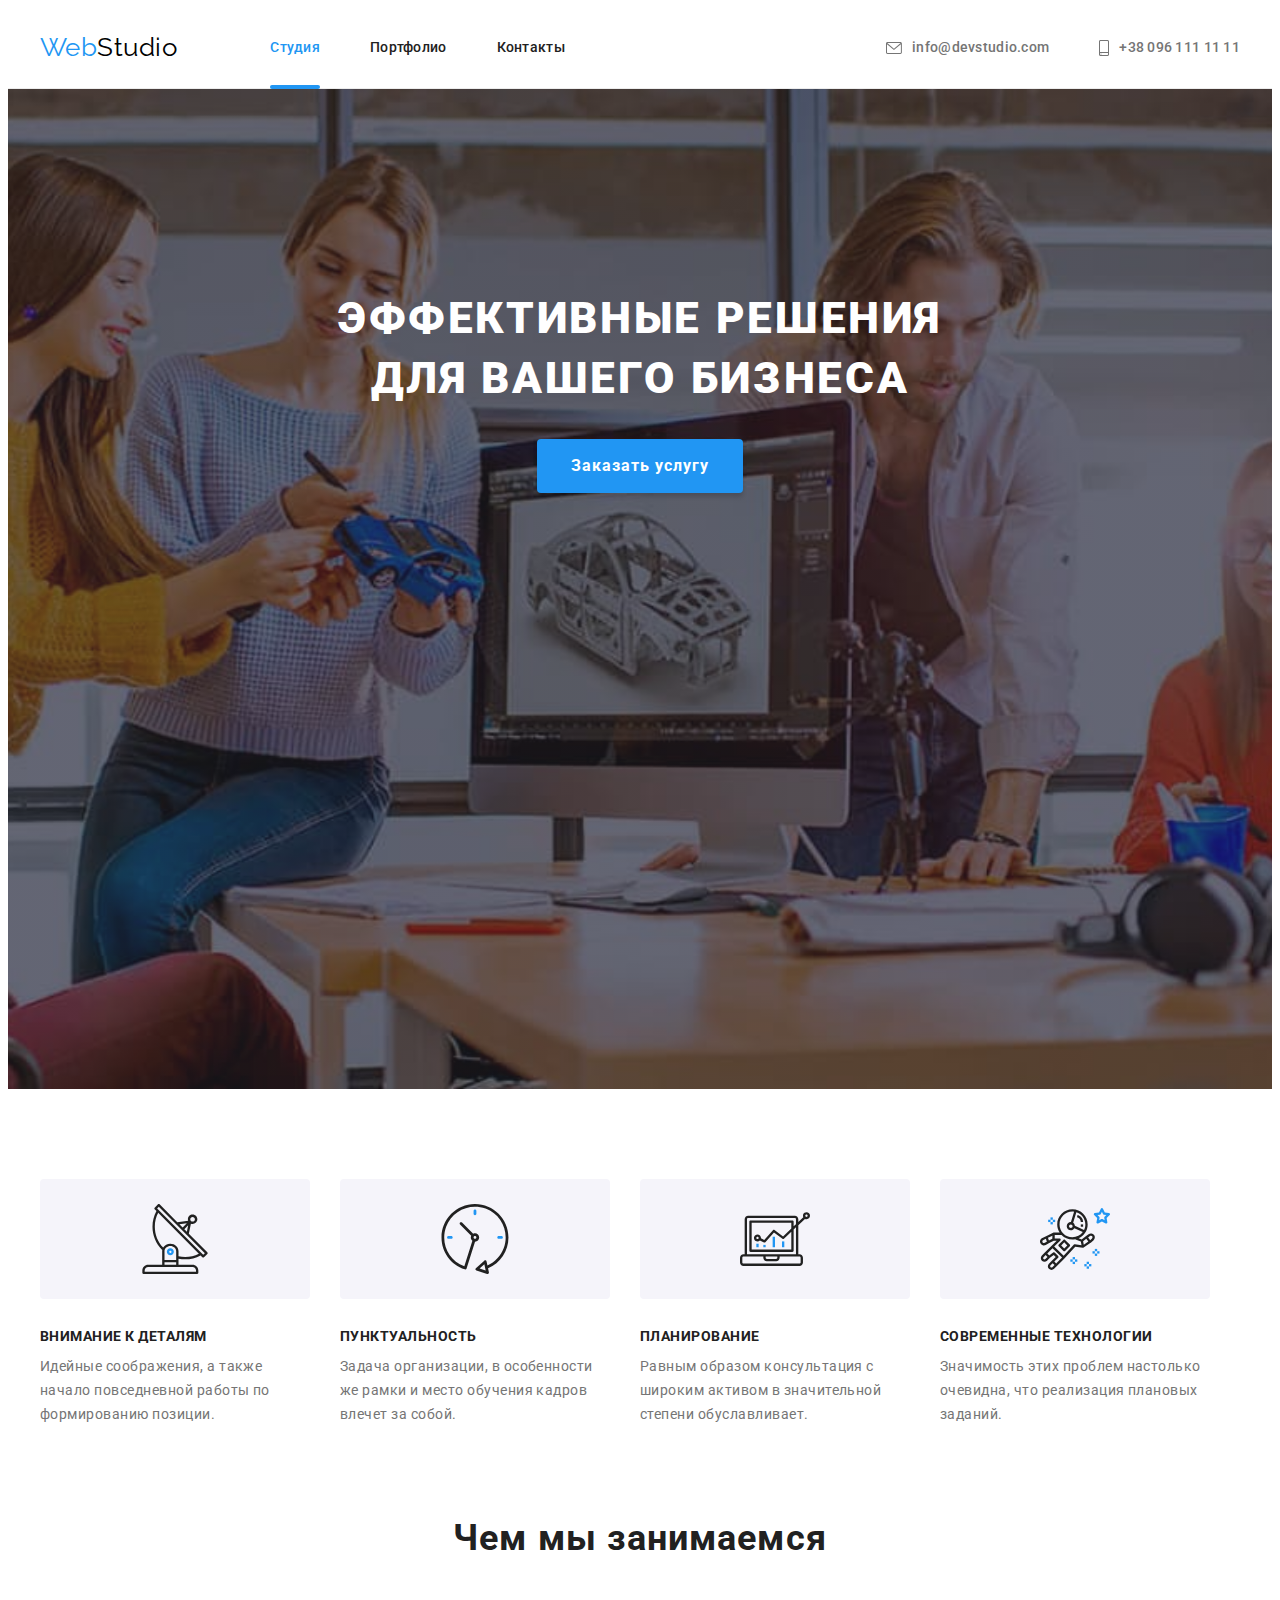
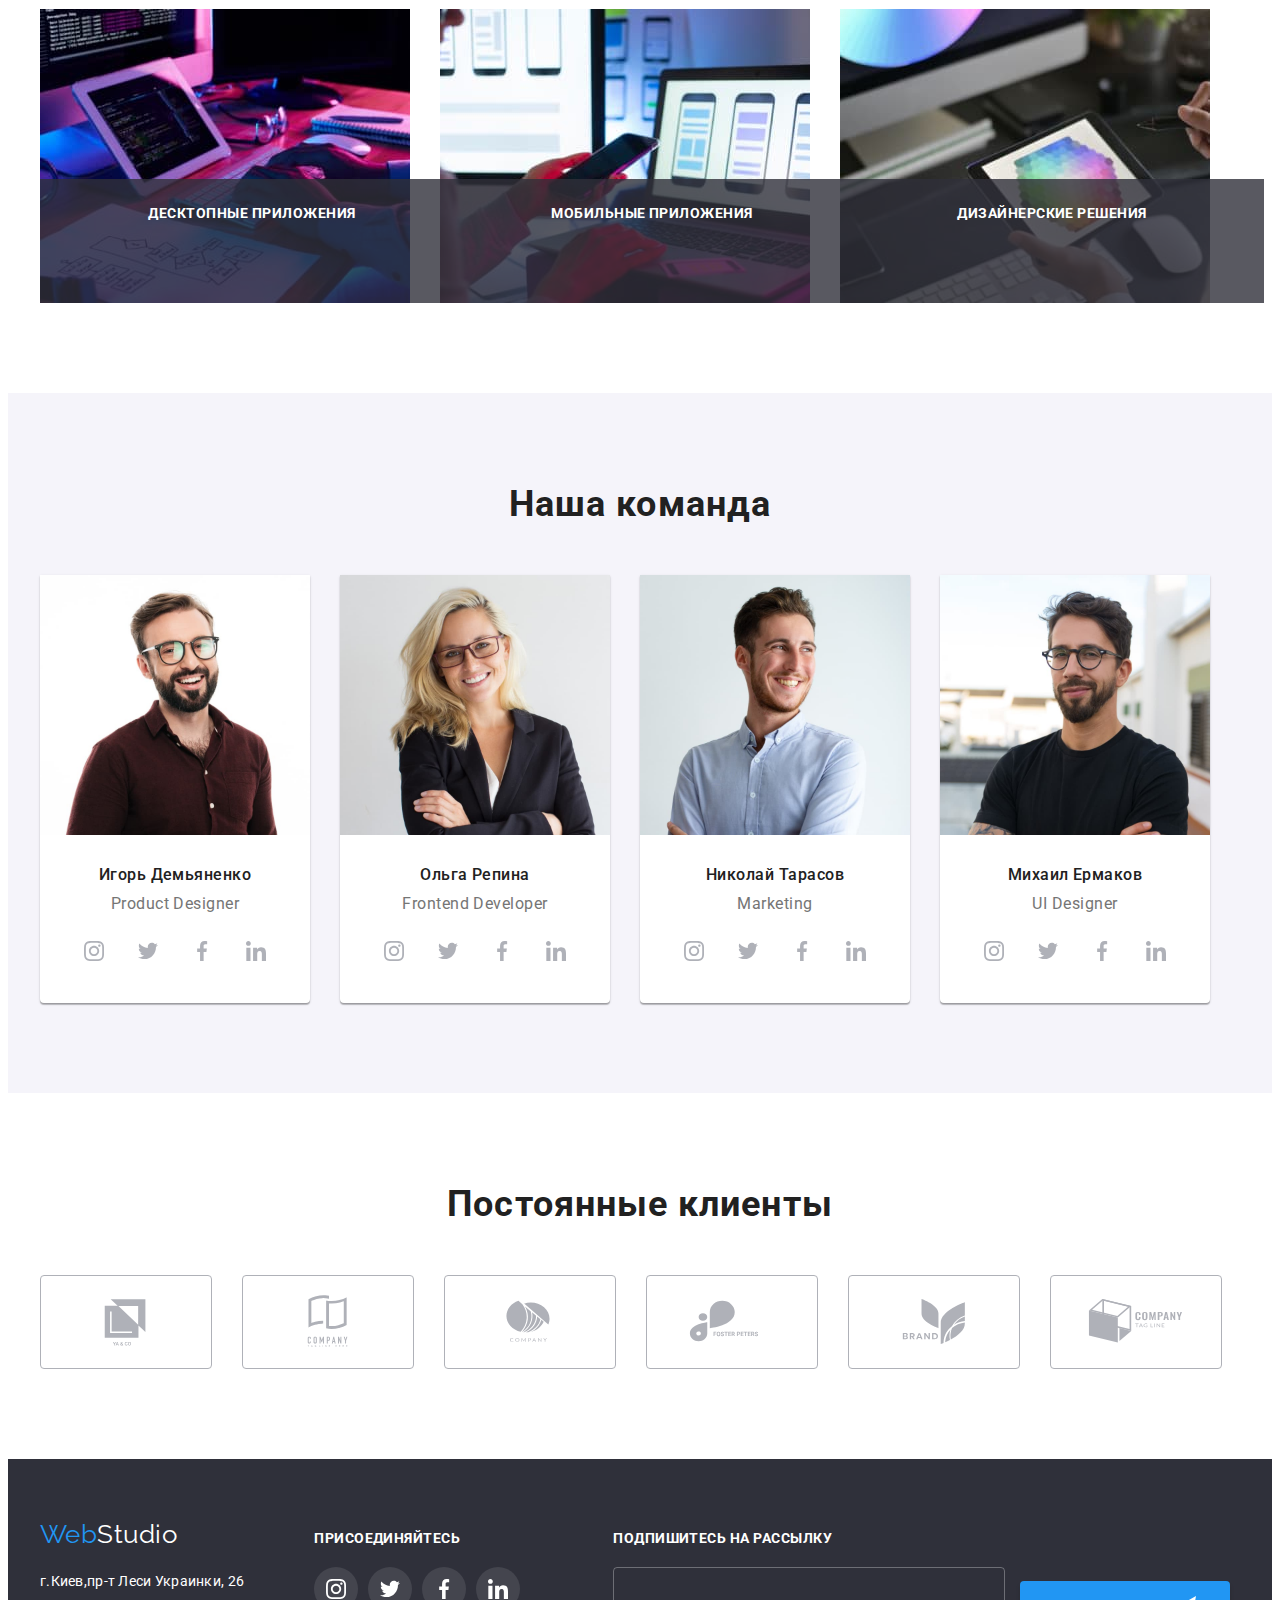
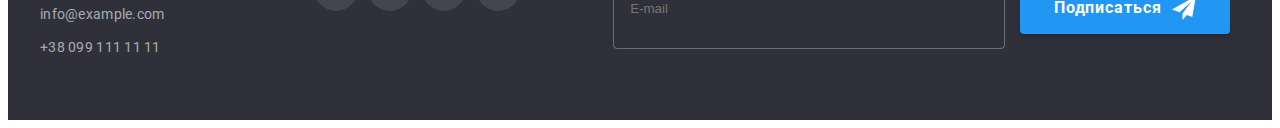
<file: index.html>
<!DOCTYPE html>
<html lang="ru">
  <head>
    <meta charset="UTF-8" />
    <meta http-equiv="X-UA-Compatible" content="IE=edge" />
    <meta name="viewport" content="width=device-width, initial-scale=1.0" />
    <title>Студия</title>
    <link
      href="https://fonts.googleapis.com/css2?family=Raleway:wght@700&family=Roboto:wght@400;500;700;900&display=swap"
      rel="stylesheet"
    />
    <link
      rel="stylesheet"
      href="https://cdnjs.cloudflare.com/ajax/libs/modern-normalize/1.1.0/modern-normalize.min.css"
      integrity="sha512-wpPYUAdjBVSE4KJnH1VR1HeZfpl1ub8YT/NKx4PuQ5NmX2tKuGu6U/JRp5y+Y8XG2tV+wKQpNHVUX03MfMFn9Q=="
      crossorigin="anonymous"
      referrerpolicy="no-referrer"
    />
    <link rel="stylesheet" href="css/styles.css" />
  </head>
  <body>
    <header class="header">
      <div class="container main-header">
        <a class="logo" href="index.html"><span class="logo-accent">Web</span>Studio</a>
        <nav>
          <ul class="nav-list">
            <li class="item"><a class="link current" href="index.html">Студия</a></li>
            <li class="item"><a class="link" href="portfolio.html">Портфолио</a></li>
            <li class="item"><a class="link" href="#">Контакты</a></li>
          </ul>
        </nav>
        <ul class="contact-list">
          <li class="item">
            <a class="contact-link" href="mailto:info@devstudio.com">
              <svg class="contact-icon" width="16" height="12" aria-hidden="true">
                <use href="./images/icons.svg#icon-envelope"></use>
              </svg>
              info@devstudio.com
            </a>
          </li>
          <li class="item">
            <a class="contact-link" href="tel:+380961111111">
              <svg class="contact-icon" width="10" height="16" aria-hidden="true">
                <use href="./images/icons.svg#icon-smartphone"></use>
              </svg>
              +38 096 111 11 11
            </a>
          </li>
        </ul>
      </div>
    </header>
    <main>
      <section class="hero">
        <div class="container">
          <h1 class="hero-title">
            Эффективные решения <br />
            для вашего бизнеса
          </h1>
          <button type="button" class="hero-btn" data-modal-open>Заказать услугу</button>
        </div>
      </section>

      <section class="section">
        <!-- В дальнейщем не забыть скрыть при помощи стилей -->
        <div class="container">
          <h2 class="features-title">Наши Особенности</h2>
          <ul class="features-list">
            <li class="item">
              <div class="icon-antenna">
                <svg width="70" height="70" aria-hidden="true">
                  <use href="./images/icons.svg#icon-antenna"></use>
                </svg>
              </div>
              <h3 class="features-subtitle">Внимание к деталям</h3>
              <p class="features-text">
                Идейные соображения, а также начало повседневной работы по формированию позиции.
              </p>
            </li>
            <li class="item">
              <div class="icon-clock">
                <svg width="70" height="70" aria-hidden="true">
                  <use href="./images/icons.svg#icon-clock"></use>
                </svg>
              </div>
              <h3 class="features-subtitle">Пунктуальность</h3>
              <p class="features-text">
                Задача организации, в особенности же рамки и место обучения кадров влечет за собой.
              </p>
            </li>
            <li class="item">
              <div class="icon-diagram">
                <svg width="70" height="70" aria-hidden="true">
                  <use href="./images/icons.svg#icon-diagram"></use>
                </svg>
              </div>
              <h3 class="features-subtitle">Планирование</h3>
              <p class="features-text">
                Равным образом консультация с широким активом в значительной степени обуславливает.
              </p>
            </li>
            <li class="item">
              <div class="icon-astronaut">
                <svg width="70" height="70" aria-hidden="true">
                  <use href="./images/icons.svg#icon-astronaut"></use>
                </svg>
              </div>
              <h3 class="features-subtitle">Современные технологии</h3>
              <p class="features-text">
                Значимость этих проблем настолько очевидна, что реализация плановых заданий.
              </p>
            </li>
          </ul>
        </div>
      </section>

      <section class="section work">
        <div class="container">
          <h2 class="work-title">Чем мы занимаемся</h2>
          <ul class="work-list">
            <li class="item">
              <img
                src="./images/our-work/desktop-app.jpg"
                alt="Десктопные приложения"
                width="370"
              />
              <h3 class="work-subtitle">Десктопные приложения</h3>
            </li>
            <li class="item">
              <img src="./images/our-work/mobile-app.jpg" alt="Мобильные приложения" width="370" />
              <h3 class="work-subtitle">Мобильные приложения</h3>
            </li>
            <li class="item">
              <img
                src="./images/our-work/design-solution.jpg"
                alt="Дизайнерские решения"
                width="370"
              />
              <h3 class="work-subtitle">Дизайнерские решения</h3>
            </li>
          </ul>
        </div>
      </section>

      <section class="section team">
        <div class="container">
          <h2 class="team-title">Наша команда</h2>
          <ul class="team-list">
            <li class="card">
              <img
                src="./images/our-team/igor-demyanenko.jpg"
                alt="Игорь Демьяненко"
                width="270"
                height="260"
              />
              <h3 class="team-subtitle">Игорь Демьяненко</h3>
              <p class="team-text">Product Designer</p>
              <ul class="team-social-list">
                <li>
                  <a class="social-link" href="#"
                    ><svg
                      class="social-icon"
                      width="20"
                      height="20"
                      aria-label="Ссылка на Instagram"
                    >
                      <use href="./images/icons.svg#icon-instagram"></use></svg
                  ></a>
                </li>
                <li>
                  <a class="social-link" href="#"
                    ><svg class="social-icon" width="20" height="20" aria-label="Ссылка на Twitter">
                      <use href="./images/icons.svg#icon-twitter"></use></svg
                  ></a>
                </li>
                <li>
                  <a class="social-link" href="#"
                    ><svg
                      class="social-icon"
                      width="20"
                      height="20"
                      aria-label="Ссылка на Facebook"
                    >
                      <use href="./images/icons.svg#icon-facebook"></use></svg
                  ></a>
                </li>
                <li>
                  <a class="social-link" href="#"
                    ><svg
                      class="social-icon"
                      width="20"
                      height="20"
                      aria-label="Ссылка на LinkedIn"
                    >
                      <use href="./images/icons.svg#icon-linkedin"></use></svg
                  ></a>
                </li>
              </ul>
            </li>
            <li class="card">
              <img
                src="./images/our-team/olga-repina.jpg"
                alt="Ольга Репина"
                width="270"
                height="260"
              />
              <h3 class="team-subtitle">Ольга Репина</h3>
              <p class="team-text">Frontend Developer</p>
              <ul class="team-social-list">
                <li>
                  <a class="social-link" href="#"
                    ><svg
                      class="social-icon"
                      width="20"
                      height="20"
                      aria-label="Ссылка на Instagram"
                    >
                      <use href="./images/icons.svg#icon-instagram"></use></svg
                  ></a>
                </li>
                <li>
                  <a class="social-link" href="#"
                    ><svg class="social-icon" width="20" height="20" aria-label="Ссылка на Twitter">
                      <use href="./images/icons.svg#icon-twitter"></use></svg
                  ></a>
                </li>
                <li>
                  <a class="social-link" href="#"
                    ><svg
                      class="social-icon"
                      width="20"
                      height="20"
                      aria-label="Ссылка на Facebook"
                    >
                      <use href="./images/icons.svg#icon-facebook"></use></svg
                  ></a>
                </li>
                <li>
                  <a class="social-link" href="#"
                    ><svg
                      class="social-icon"
                      width="20"
                      height="20"
                      aria-label="Ссылка на LinkedIn"
                    >
                      <use href="./images/icons.svg#icon-linkedin"></use></svg
                  ></a>
                </li>
              </ul>
            </li>
            <li class="card">
              <img
                src="./images/our-team/nikolay-tarasov.jpg"
                alt="Николай Тарасов"
                width="270"
                height="260"
              />
              <h3 class="team-subtitle">Николай Тарасов</h3>
              <p class="team-text">Marketing</p>
              <ul class="team-social-list">
                <li>
                  <a class="social-link" href="#"
                    ><svg
                      class="social-icon"
                      width="20"
                      height="20"
                      aria-label="Ссылка на Instagram"
                    >
                      <use href="./images/icons.svg#icon-instagram"></use></svg
                  ></a>
                </li>
                <li>
                  <a class="social-link" href="#"
                    ><svg class="social-icon" width="20" height="20" aria-label="Ссылка на Twitter">
                      <use href="./images/icons.svg#icon-twitter"></use></svg
                  ></a>
                </li>
                <li>
                  <a class="social-link" href="#"
                    ><svg
                      class="social-icon"
                      width="20"
                      height="20"
                      aria-label="Ссылка на Facebook"
                    >
                      <use href="./images/icons.svg#icon-facebook"></use></svg
                  ></a>
                </li>
                <li>
                  <a class="social-link" href="#"
                    ><svg
                      class="social-icon"
                      width="20"
                      height="20"
                      aria-label="Ссылка на LinkedIn"
                    >
                      <use href="./images/icons.svg#icon-linkedin"></use></svg
                  ></a>
                </li>
              </ul>
            </li>
            <li class="card">
              <img
                src="./images/our-team/mikhail-ermakov.jpg"
                alt="Михаил Ермаков"
                width="270"
                height="260"
              />
              <h3 class="team-subtitle">Михаил Ермаков</h3>
              <p class="team-text">UI Designer</p>
              <ul class="team-social-list">
                <li>
                  <a class="social-link" href="#"
                    ><svg
                      class="social-icon"
                      width="20"
                      height="20"
                      aria-label="Ссылка на Instagram"
                    >
                      <use href="./images/icons.svg#icon-instagram"></use></svg
                  ></a>
                </li>
                <li>
                  <a class="social-link" href="#"
                    ><svg class="social-icon" width="20" height="20" aria-label="Ссылка на Twitter">
                      <use href="./images/icons.svg#icon-twitter"></use></svg
                  ></a>
                </li>
                <li>
                  <a class="social-link" href="#"
                    ><svg
                      class="social-icon"
                      width="20"
                      height="20"
                      aria-label="Ссылка на Facebook"
                    >
                      <use href="./images/icons.svg#icon-facebook"></use></svg
                  ></a>
                </li>
                <li>
                  <a class="social-link" href="#"
                    ><svg
                      class="social-icon"
                      width="20"
                      height="20"
                      aria-label="Ссылка на LinkedIn"
                    >
                      <use href="./images/icons.svg#icon-linkedin"></use></svg
                  ></a>
                </li>
              </ul>
            </li>
          </ul>
        </div>
      </section>
      <section class="section">
        <div class="container">
          <h2 class="clients-title">Постоянные клиенты</h2>
          <ul class="clients-list">
            <li class="client-item">
              <a class="client-link" href="#">
                <svg
                  class="client-icon"
                  width="106"
                  height="60"
                  aria-label="Ссылка на сайт компании"
                >
                  <use href="./images/icons.svg#icon-client1"></use>
                </svg>
              </a>
            </li>
            <li class="client-item">
              <a class="client-link" href="#">
                <svg
                  class="client-icon"
                  width="106"
                  height="60"
                  aria-label="Ссылка на сайт компании"
                >
                  <use href="./images/icons.svg#icon-client2"></use>
                </svg>
              </a>
            </li>
            <li class="client-item">
              <a class="client-link" href="#">
                <svg
                  class="client-icon"
                  width="106"
                  height="60"
                  aria-label="Ссылка на сайт компании"
                >
                  <use href="./images/icons.svg#icon-client3"></use>
                </svg>
              </a>
            </li>
            <li class="client-item">
              <a class="client-link" href="#">
                <svg
                  class="client-icon"
                  width="106"
                  height="60"
                  aria-label="Ссылка на сайт компании"
                >
                  <use href="./images/icons.svg#icon-client4"></use>
                </svg>
              </a>
            </li>
            <li class="client-item">
              <a class="client-link" href="#">
                <svg
                  class="client-icon"
                  width="106"
                  height="60"
                  aria-label="Ссылка на сайт компании"
                >
                  <use href="./images/icons.svg#icon-client5"></use>
                </svg>
              </a>
            </li>
            <li class="client-item">
              <a class="client-link" href="#">
                <svg
                  class="client-icon"
                  width="106"
                  height="60"
                  aria-label="Ссылка на сайт компании"
                >
                  <use href="./images/icons.svg#icon-client6"></use>
                </svg>
              </a>
            </li>
          </ul>
        </div>
      </section>
    </main>
    <footer class="footer">
      <div class="container main-footer">
        <div class="footer-contact">
          <a class="logo-footer" href="index.html"><span class="logo-accent">Web</span>Studio</a>
          <address>
            <ul class="contact-list-footer">
              <li class="item">
                <a
                  class="link map"
                  href="www.google.com/maps/place/бул.+Леси+Украинки,+26,+Киев,+02000/@50.4265807,30.5383858,17z/data=!3m1!4b1!4m5!3m4!1s0x40d4cf0e033ecbe9:0x57a4dffefec77da0!8m2!3d50.4265807!4d30.5383858"
                  >г.Киев,пр-т Леси Украинки, 26</a
                >
              </li>
              <li class="item">
                <a class="link flink" href="mailto:info@example.com">info@example.com</a>
              </li>
              <li class="item">
                <a class="link flink" href="tel:+380991111111">+38 099 111 11 11</a>
              </li>
            </ul>
          </address>
        </div>
        <div class="footer-icon">
          <p class="footer-accede">присоединяйтесь</p>
          <ul class="footer-social-list">
            <li class="social-item">
              <a class="social-link" href="#"
                ><svg class="social-icon" width="20" height="20" aria-label="Ссылка на Instagram">
                  <use href="./images/icons.svg#icon-instagram"></use></svg
              ></a>
            </li>
            <li class="social-item">
              <a class="social-link" href="#"
                ><svg class="social-icon" width="20" height="20" aria-label="Ссылка на Twitter">
                  <use href="./images/icons.svg#icon-twitter"></use></svg
              ></a>
            </li>
            <li class="social-item">
              <a class="social-link" href="#"
                ><svg class="social-icon" width="20" height="20" aria-label="Ссылка на Facebook">
                  <use href="./images/icons.svg#icon-facebook"></use></svg
              ></a>
            </li>
            <li class="social-item">
              <a class="social-link" href="#"
                ><svg class="social-icon" width="20" height="20" aria-label="Ссылка на LinkedIn">
                  <use href="./images/icons.svg#icon-linkedin"></use></svg
              ></a>
            </li>
          </ul>
        </div>
        <div class="subscribe">
          <!-- <h3>Подпишитесь на рассылку</h3> -->
          <form name="subscribe-form" class="subscribe-form" autocomplete="on" novalidate>
            <label class="subscribe-label" for="subscribe-email">Подпишитесь на рассылку</label>
            <input
              type="email"
              class="subscribe-input"
              name="subscribe-email"
              id="subscribe-email"
              placeholder="E-mail"
              required
            />
            <button class="hero-btn subscribe-btn" type="submit">
              Подписаться
              <svg class="subscribe-icon" width="24" height="24">
                <use href="./images/icons.svg#icon-send"></use>
              </svg>
            </button>
          </form>
        </div>
      </div>
    </footer>
    <div class="backdrop is-hidden" data-modal>
      <div class="modal">
        <button class="btn-close-modal" type="button" data-modal-close>
          <svg class="icon-close-modal" width="18" height="18">
            <use href="./images/icons.svg#icon-close-modal"></use>
          </svg>
        </button>
        <div class="modal-form">
          <h2 class="modal-title">Оставьте свои данные, мы вам перезвоним</h2>
          <form name="main-form" autocomplete="on" novalidate>
            <div class="form-field">
              <svg class="form-icon" width="18" height="18">
                <use href="./images/icons.svg#icon-person"></use>
              </svg>
              <label class="form-field-label" for="user-name">Имя</label>
              <input
                class="form-field-input"
                type="text"
                name="user-name"
                id="user-name"
                required
                minlength="3"
                placeholder=" "
              />
            </div>
            <div class="form-field">
              <svg class="form-icon" width="18" height="18">
                <use href="./images/icons.svg#icon-phone"></use>
              </svg>
              <label class="form-field-label" for="user-tel">Телефон</label>
              <input class="form-field-input" type="tel" name="user-tel" id="user-tel" required />
            </div>
            <div class="form-field">
              <svg class="form-icon" width="18" height="18">
                <use href="./images/icons.svg#icon-email"></use>
              </svg>
              <label class="form-field-label" for="user-email">Почта</label>
              <input
                class="form-field-input"
                type="email"
                name="user-email"
                id="user-email"
                required
              />
            </div>
            <label class="form-field-label" for="comment">Комментарий </label>
            <textarea
              class="form-field-textarea"
              rows="5"
              name="comment"
              id="comment"
              placeholder="Введите текст"
            ></textarea>
            <label class="form-terms" for="terms">
              <input
                class="checkbox visually-hidden"
                type="checkbox"
                name="user-checkbox"
                id="terms"
                required=""
              />
              <svg class="checkbox-icon" width="16" height="15">
                <use href="./images/icons.svg#icon-check"></use>
              </svg>
              Соглашаюсь с рассылкой и принимаю&nbsp;<a class="form-terms-link" href="#"
                >Условия договора</a
              >
            </label>
            <button class="hero-btn submit-btn" type="submit">Отправить</button>
          </form>
        </div>
      </div>
    </div>
    <script src="./js/modal.js"></script>
  </body>
</html>
</file>
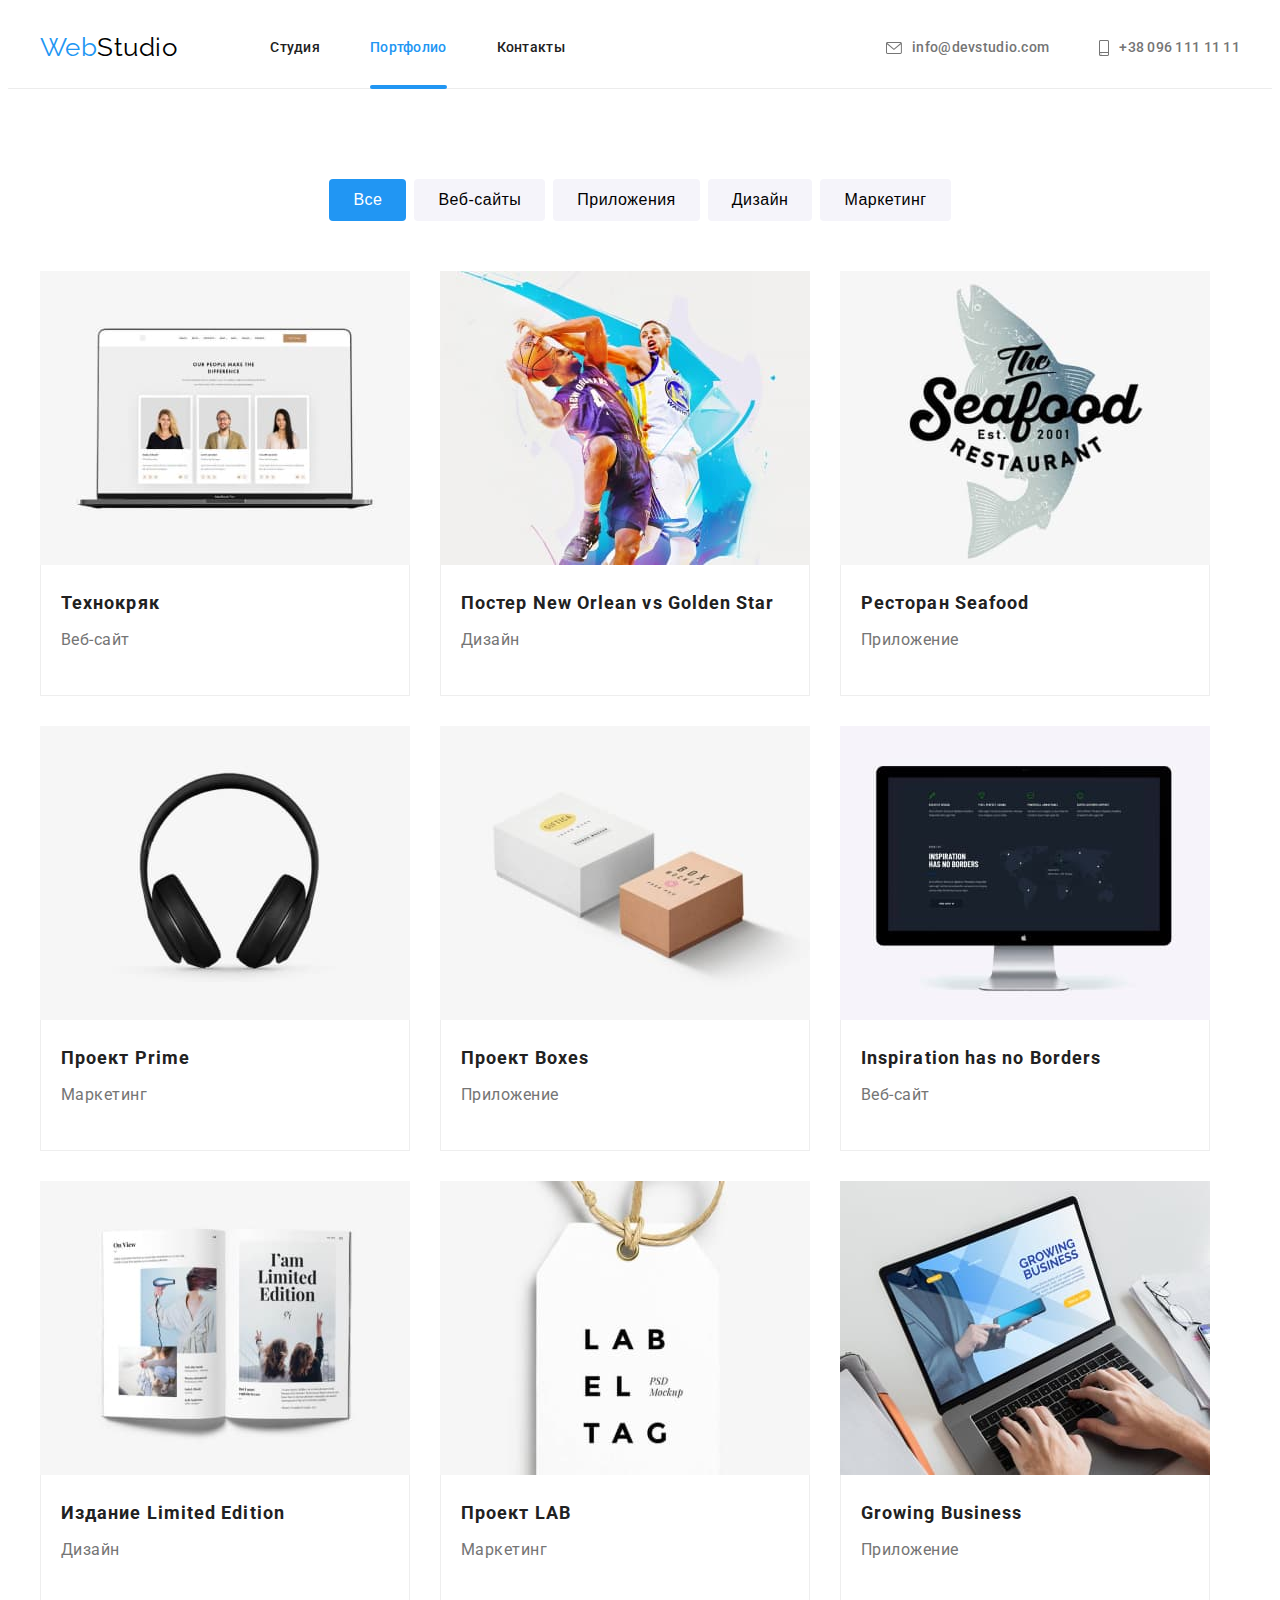
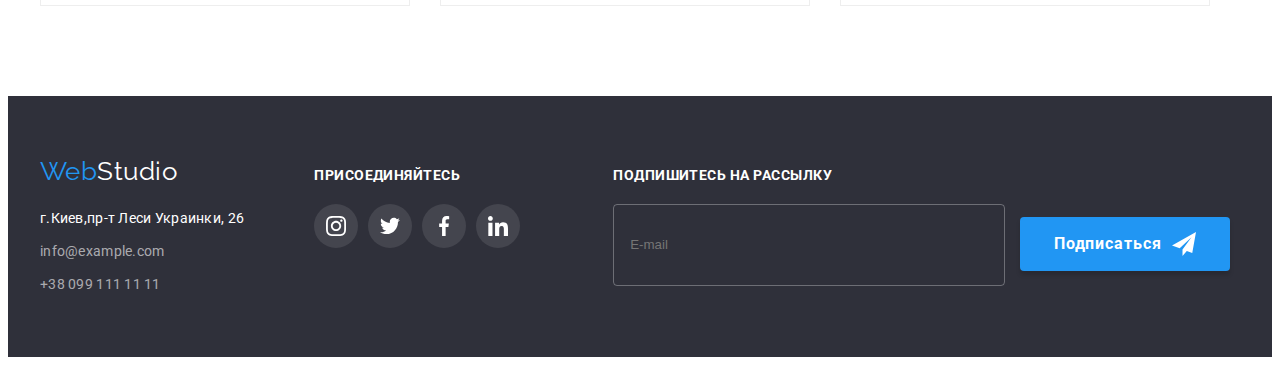
<file: portfolio.html>
<!DOCTYPE html>
<html lang="ru">
  <head>
    <meta charset="UTF-8" />
    <meta http-equiv="X-UA-Compatible" content="IE=edge" />
    <meta name="viewport" content="width=device-width, initial-scale=1.0" />
    <title>Портфолио</title>
    <link
      href="https://fonts.googleapis.com/css2?family=Raleway:wght@700&family=Roboto:wght@400;500;700;900&display=swap"
      rel="stylesheet"
    />
    <link
      rel="stylesheet"
      href="https://cdnjs.cloudflare.com/ajax/libs/modern-normalize/1.1.0/modern-normalize.min.css"
      integrity="sha512-wpPYUAdjBVSE4KJnH1VR1HeZfpl1ub8YT/NKx4PuQ5NmX2tKuGu6U/JRp5y+Y8XG2tV+wKQpNHVUX03MfMFn9Q=="
      crossorigin="anonymous"
      referrerpolicy="no-referrer"
    />
    <link rel="stylesheet" href="css/styles.css" />
  </head>
  <body>
    <header class="header">
      <div class="container main-header">
        <a class="logo" href="index.html"><span class="logo-accent">Web</span>Studio</a>
        <nav>
          <ul class="nav-list">
            <li class="item"><a class="link" href="index.html">Студия</a></li>
            <li class="item"><a class="link current" href="portfolio.html">Портфолио</a></li>
            <li class="item"><a class="link" href="#">Контакты</a></li>
          </ul>
        </nav>
        <ul class="contact-list">
          <li class="item">
            <a class="contact-link" href="mailto:info@devstudio.com">
              <svg class="contact-icon" width="16" height="12" aria-hidden="true">
                <use href="./images/icons.svg#icon-envelope"></use>
              </svg>
              info@devstudio.com
            </a>
          </li>
          <li class="item">
            <a class="contact-link" href="tel:+380961111111">
              <svg class="contact-icon" width="10" height="16" aria-hidden="true">
                <use href="./images/icons.svg#icon-smartphone"></use>
              </svg>
              +38 096 111 11 11
            </a>
          </li>
        </ul>
      </div>
    </header>
    <main>
      <section class="section">
        <div class="container">
          <!-- В дальнейщем не забыть скрыть при помощи стилей -->
          <h1 class="portfolio-title">Портфолио наших работ</h1>
          <ul class="portfolio-list">
            <li class="item"><button class="portfolio-btn current" type="button">Все</button></li>
            <li class="item"><button class="portfolio-btn" type="button">Веб-сайты</button></li>
            <li class="item"><button class="portfolio-btn" type="button">Приложения</button></li>
            <li class="item"><button class="portfolio-btn" type="button">Дизайн</button></li>
            <li class="item"><button class="portfolio-btn" type="button">Маркетинг</button></li>
          </ul>
          <ul class="card-list">
            <li class="card-work">
              <div class="card-work-thumb">
                <img
                  src="./images/portfolio/project1.jpg"
                  alt="Веб сайт Технокряк"
                  height="294"
                  width="370"
                />
                <div class="card-work-overlay">
                  <p class="card-text-overlay">
                    Ресурс предлагает комплексные предложения с разным уровнем функционала и
                    сервисов. Все это позволит посетителю получить исчерпывающие сведения о компании
                    или частном лице.
                  </p>
                </div>
              </div>
              <div class="portfolio-wrapper">
                <h2 class="portfolio-subtitle">Технокряк</h2>
                <p class="portfolio-text">Веб-сайт</p>
              </div>
            </li>
            <li class="card-work">
              <div class="card-work-thumb">
                <img
                  src="./images/portfolio/project2.jpg"
                  alt="Дизайн постера басскетбольного матча"
                  height="294"
                  width="370"
                />
                <div class="card-work-overlay">
                  <p class="card-text-overlay">
                    Ресурс предлагает комплексные предложения с разным уровнем функционала и
                    сервисов. Все это позволит посетителю получить исчерпывающие сведения о компании
                    или частном лице.
                  </p>
                </div>
              </div>
              <div class="portfolio-wrapper">
                <h2 class="portfolio-subtitle">Постер New Orlean vs Golden Star</h2>
                <p class="portfolio-text">Дизайн</p>
              </div>
            </li>
            <li class="card-work">
              <div class="card-work-thumb">
                <img
                  src="./images/portfolio/project3.jpg"
                  alt="Приложение ресторана"
                  height="294"
                  width="370"
                />
                <div class="card-work-overlay">
                  <p class="card-text-overlay">
                    Ресурс предлагает комплексные предложения с разным уровнем функционала и
                    сервисов. Все это позволит посетителю получить исчерпывающие сведения о компании
                    или частном лице.
                  </p>
                </div>
              </div>
              <div class="portfolio-wrapper">
                <h2 class="portfolio-subtitle">Ресторан Seafood</h2>
                <p class="portfolio-text">Приложение</p>
              </div>
            </li>
            <li class="card-work">
              <div class="card-work-thumb">
                <img
                  src="./images/portfolio/project4.jpg"
                  alt="Маркетинг проект"
                  height="294"
                  width="370"
                />
                <div class="card-work-overlay">
                  <p class="card-text-overlay">
                    Ресурс предлагает комплексные предложения с разным уровнем функционала и
                    сервисов. Все это позволит посетителю получить исчерпывающие сведения о компании
                    или частном лице.
                  </p>
                </div>
              </div>
              <div class="portfolio-wrapper">
                <h2 class="portfolio-subtitle">Проект Prime</h2>
                <p class="portfolio-text">Маркетинг</p>
              </div>
            </li>
            <li class="card-work">
              <div class="card-work-thumb">
                <img
                  src="./images/portfolio/project5.jpg"
                  alt="Приложение"
                  height="294"
                  width="370"
                />
                <div class="card-work-overlay">
                  <p class="card-text-overlay">
                    Ресурс предлагает комплексные предложения с разным уровнем функционала и
                    сервисов. Все это позволит посетителю получить исчерпывающие сведения о компании
                    или частном лице.
                  </p>
                </div>
              </div>
              <div class="portfolio-wrapper">
                <h2 class="portfolio-subtitle">Проект Boxes</h2>
                <p class="portfolio-text">Приложение</p>
              </div>
            </li>
            <li class="card-work">
              <div class="card-work-thumb">
                <img
                  src="./images/portfolio/project6.jpg"
                  alt="Веб-сайт"
                  height="294"
                  width="370"
                />
                <div class="card-work-overlay">
                  <p class="card-text-overlay">
                    Ресурс предлагает комплексные предложения с разным уровнем функционала и
                    сервисов. Все это позволит посетителю получить исчерпывающие сведения о компании
                    или частном лице.
                  </p>
                </div>
              </div>
              <div class="portfolio-wrapper">
                <h2 class="portfolio-subtitle">Inspiration has no Borders</h2>
                <p class="portfolio-text">Веб-сайт</p>
              </div>
            </li>
            <li class="card-work">
              <div class="card-work-thumb">
                <img
                  src="./images/portfolio/project7.jpg"
                  alt="Дизайн издания"
                  height="294"
                  width="370"
                />
                <div class="card-work-overlay">
                  <p class="card-text-overlay">
                    Ресурс предлагает комплексные предложения с разным уровнем функционала и
                    сервисов. Все это позволит посетителю получить исчерпывающие сведения о компании
                    или частном лице.
                  </p>
                </div>
              </div>
              <div class="portfolio-wrapper">
                <h2 class="portfolio-subtitle">Издание Limited Edition</h2>
                <p class="portfolio-text">Дизайн</p>
              </div>
            </li>
            <li class="card-work">
              <div class="card-work-thumb">
                <img
                  src="./images/portfolio/project8.jpg"
                  alt="Маркетинг проект"
                  height="294"
                  width="370"
                />
                <div class="card-work-overlay">
                  <p class="card-text-overlay">
                    Ресурс предлагает комплексные предложения с разным уровнем функционала и
                    сервисов. Все это позволит посетителю получить исчерпывающие сведения о компании
                    или частном лице.
                  </p>
                </div>
              </div>
              <div class="portfolio-wrapper">
                <h2 class="portfolio-subtitle">Проект LAB</h2>
                <p class="portfolio-text">Маркетинг</p>
              </div>
            </li>
            <li class="card-work">
              <div class="card-work-thumb">
                <img
                  src="./images/portfolio/project9.jpg"
                  alt="Приложение"
                  height="294"
                  width="370"
                />
                <div class="card-work-overlay">
                  <p class="card-text-overlay">
                    Ресурс предлагает комплексные предложения с разным уровнем функционала и
                    сервисов. Все это позволит посетителю получить исчерпывающие сведения о компании
                    или частном лице.
                  </p>
                </div>
              </div>
              <div class="portfolio-wrapper">
                <h2 class="portfolio-subtitle">Growing Business</h2>
                <p class="portfolio-text">Приложение</p>
              </div>
            </li>
          </ul>
        </div>
      </section>
    </main>
    <footer class="footer">
      <div class="container main-footer">
        <div class="footer-contact">
          <a class="logo-footer" href="index.html"><span class="logo-accent">Web</span>Studio</a>
          <address>
            <ul class="contact-list-footer">
              <li class="item">
                <a
                  class="link map"
                  href="www.google.com/maps/place/бул.+Леси+Украинки,+26,+Киев,+02000/@50.4265807,30.5383858,17z/data=!3m1!4b1!4m5!3m4!1s0x40d4cf0e033ecbe9:0x57a4dffefec77da0!8m2!3d50.4265807!4d30.5383858"
                  >г.Киев,пр-т Леси Украинки, 26</a
                >
              </li>
              <li class="item">
                <a class="link flink" href="mailto:info@example.com">info@example.com</a>
              </li>
              <li class="item">
                <a class="link flink" href="tel:+380991111111">+38 099 111 11 11</a>
              </li>
            </ul>
          </address>
        </div>
        <div class="footer-icon">
          <p class="footer-accede">присоединяйтесь</p>
          <ul class="footer-social-list">
            <li class="social-item">
              <a class="social-link" href="#"
                ><svg class="social-icon" width="20" height="20" aria-label="Ссылка на Instagram">
                  <use href="./images/icons.svg#icon-instagram"></use></svg
              ></a>
            </li>
            <li class="social-item">
              <a class="social-link" href="#"
                ><svg class="social-icon" width="20" height="20" aria-label="Ссылка на Twitter">
                  <use href="./images/icons.svg#icon-twitter"></use></svg
              ></a>
            </li>
            <li class="social-item">
              <a class="social-link" href="#"
                ><svg class="social-icon" width="20" height="20" aria-label="Ссылка на Facebook">
                  <use href="./images/icons.svg#icon-facebook"></use></svg
              ></a>
            </li>
            <li class="social-item">
              <a class="social-link" href="#"
                ><svg class="social-icon" width="20" height="20" aria-label="Ссылка на LinkedIn">
                  <use href="./images/icons.svg#icon-linkedin"></use></svg
              ></a>
            </li>
          </ul>
        </div>
        <div class="subscribe">
          <!-- <h3>Подпишитесь на рассылку</h3> -->
          <form name="subscribe-form" class="subscribe-form" autocomplete="on" novalidate>
            <label class="subscribe-label" for="subscribe-email">Подпишитесь на рассылку</label>
            <input
              type="email"
              class="subscribe-input"
              name="subscribe-email"
              id="subscribe-email"
              placeholder="E-mail"
              required
            />
            <button class="hero-btn subscribe-btn" type="submit">
              Подписаться
              <svg class="subscribe-icon" width="24" height="24">
                <use href="./images/icons.svg#icon-send"></use>
              </svg>
            </button>
          </form>
        </div>
      </div>
    </footer>
  </body>
</html>
</file>
<file: css/styles.css>
:root {
/* Основной цвет текста */
   --primary-text-color: #757575;
/* Цвет всех заголовков */
   --title-text-color: #212121;
/* Контрасный цвет фона */
   --bgc-color: #2F303A;
/* Акцент, выделения */
   --accent-color: #2196F3;
/* Базовый белый цвет */
   --basic-white: #FFFFFF;
/* Прочее */
   --individual-black-logo: #000000;
   --individual-bgc-color: #F5F4FA;
   --icon-color: #AFB1B8;
   --time-transition: 250ms;
   --cubic: cubic-bezier(0.4, 0, 0.2, 1);
}
/* Постоянные переменные на странице */
 body {
   color: var(--primary-text-color);
   background: var(--basic-white);
   font-family: 'Roboto', sans-serif;
   letter-spacing: 0.03em;  
}
 h1, h2, h3, ul, p {
   list-style: none;
   padding: 0;
   margin: 0;
 }
 img {
   display: block;
 }
.container {
   width: 1200px;
   margin-left: auto;
   margin-right: auto;
   padding-left: 15px;
   padding-right: 15px;
   /* outline: 2px solid tomato; */
}
.section {
   padding-bottom: 90px;
   padding-top: 90px;
}
*:focus-visible {
   outline: none;
}

/* Header */
.header {
   border-bottom: 1px solid #ECECEC;
}
.main-header {
   display: flex;
   align-items: center;
}
/* Logo */
.logo {
   font-family: 'Raleway';
   font-size: 26px;
   line-height: 1.2;
   color: var(--individual-black-logo);
   text-decoration: none;
}
.logo-accent {
   color: var(--accent-color);
   text-decoration: none;
}
/* Навигация сайта */
.nav-list {
   display: flex;
   margin-left: 93px;
}
.nav-list .item+.item,
.contact-list .item+.item {
   margin-left: 50px;
}

.nav-list .link.current,
.nav-list .link:hover,
.nav-list .link:focus,
.contact-list .contact-link:hover,
.contact-list .contact-link:focus,
.contact-list-footer .link:hover,
.contact-list-footer .link:focus {
   color: var(--accent-color);  
}
.nav-list .link {
   padding-top: 32px;
   padding-bottom: 32px;
   display: block;
   position: relative;

   transition: color var(--time-transition) var(--cubic);
}

.nav-list .link.current::after {
   content: ' ';
   display: block;
   width: 100%;
   height: 4px;
   border-radius: 2px;
   background-color: var(--accent-color);

   position: absolute;
   bottom: -1px;
}

/* Контакты  */
 .link,
 .contact-link {
    color: var(--title-text-color);
    font-weight: 500;
    font-size: 14px;
    font-style: normal;
    line-height: 1.14;
    letter-spacing: 0.02em;
    text-decoration: none;

   transition: color var(--time-transition) var(--cubic);
 }
.contact-list {
   display: flex;
   margin-left: auto;
}
.contact-list .contact-link {
   color: var(--primary-text-color);
   display: flex;
   align-items: center;
}
.contact-icon {
   margin-right: 10px;
   padding: 0;
   fill: var(--primary-text-color);

   transition: fill var(--time-transition) var(--cubic);
   
}
.contact-link:hover .contact-icon {
   fill: var(--accent-color);
}

/* Hero */
 .hero {
   margin-left: auto;
   margin-right: auto;
   padding-top: 200px;
   padding-bottom: 200px;
   max-width: 1600px;
   height: 600px;

   background-image: linear-gradient(
      to right, 
      rgba(47, 48, 58, 0.4),
      rgba(47, 48, 58, 0.4)
   ), 
   url('../images/hero-section/banner.jpg') ;
   background-repeat: no-repeat;
   background-size: cover;
   background-position: center;
   background-color: var(--bgc-color);

   text-align: center;
}
 .hero-title {
   margin-bottom: 30px;
   font-weight: 900;
   font-size: 44px;
   line-height: 1.36; 
   letter-spacing: 0.06em;
   text-transform: uppercase;
   color: var(--basic-white);
}
/* Hero button */
.hero-btn {
   background-color: var(--accent-color);
   font-family: inherit;
   color: var(--basic-white);
   font-weight: 700;
   font-size: 16px;
   line-height: 1.87;
   letter-spacing: 0.06em;
   text-align: center;
   box-shadow: 0px 4px 4px rgba(0, 0, 0, 0.15);
   border-radius: 4px;
   border-color: transparent;
   padding:10px 32px;
   min-width: 200px;
   cursor: pointer;
   }
.hero-btn:hover,
.hero-btn:focus {
   background-color: var(--accent-color);
}

/* Features */
.features-title,
.portfolio-title {
   visibility: hidden;
   position: absolute;
   white-space: nowrap;
   width: 1px;
   height: 1px;
   overflow: hidden;
   border: 0;
   padding: 0;
   clip: rect(0 0 0 0);
   clip-path: inset(50%);
   margin: -1px;
}
.features-list {
   display: flex;
   flex-wrap: wrap;
}
.features-list .item {
   width: 270px;

   margin-right: 30px;
   margin-bottom: 30px;
}
.features-list .item:nth-child(4n) {
   margin-right: 0;
}
.features-list .item:nth-last-child(-n+4) {
   margin-bottom: 0;
}
.icon-antenna,
.icon-clock,
.icon-diagram,
.icon-astronaut {
   display: flex;
   align-items: center;
   justify-content: center;

   height: 120px;
   margin-bottom: 30px;

   border-radius: 4px;
   background-color: var(--individual-bgc-color);
}

.features-subtitle {
   margin-bottom: 10px;
   font-size: 14px;
   line-height: 1.14;
   text-transform: uppercase;
   color: var(--title-text-color);
}
.features-text {
   font-weight: 400;
   font-size: 14px;
   line-height: 1.71;
}

/* Work & Team Title */
.work {
   padding-top: 0;
}
.work-list {
   display: flex;
   flex-wrap: wrap;
}
.work-list .item {
   position: relative;
   width: 370px;

   margin-right: 30px;
   margin-bottom: 30px;

}
.work-list .item:nth-child(3n){
   margin-right: 0;
}
.work-list .item:nth-last-child(-n+3) {
   margin-bottom: 0;
}
.work-title, 
.team-title,
.clients-title {
   margin-bottom: 50px;
   font-size: 36px;
   line-height: 1.17;
   text-align: center;
   letter-spacing: 0.03em;
   color: var(--title-text-color);
}
.work-subtitle {
   position: absolute;
   bottom: 0;
   left: 0;

   display: block;
   text-align: center;
   padding: 27px;

   font-size: 14px;
   line-height: 1.14;
   text-transform: uppercase;

   color: var(--basic-white);
   background-color: rgba(47, 48, 58, 0.8);
   width: 100%;
   height: 70px;

}


/* Team */
.team {
   background: var(--individual-bgc-color);
}
.team-list {
   display: flex;
   flex-wrap: wrap;
}
.team-list .card {
   width: 270px;
   margin-right: 30px;
   
   background: var(--basic-white);
   box-shadow: 0px 1px 3px rgba(0, 0, 0, 0.12), 0px 1px 1px rgba(0, 0, 0, 0.14), 0px 2px 1px rgba(0, 0, 0, 0.2);
   border-radius: 0px 0px 4px 4px;
}
.team-list .card:nth-child(4n) {
   margin-right: 0;
}
.team-list .card:nth-last-child(-n+4) {
   margin-bottom: 0;
}
.team-subtitle {
   font-weight: 500;
   color: var(--title-text-color);
}
.team-subtitle {
   margin-top: 30px;
   margin-bottom: 10px;
   font-size: 16px;
   line-height: 1.19;
   text-align: center;
   }
.team-text {
   margin-bottom: 16px;
      font-size: 16px;
      line-height: 1.19;
      text-align: center;
}
.team-social-list {
   display: flex;
   justify-content: center;
   gap: 10px;
   margin-bottom: 30px;
}
.social-link {
   display: flex;
   align-items: center;
   justify-content: center;
   width: 44px;
   height: 44px;
   color: var(--icon-color);
   border-radius: 50%;

   transition: 
   background-color var(--time-transition) var(--cubic), 
   color var(--time-transition) var(--cubic);
}
.social-link:hover{
   background-color: var(--accent-color);
   color: var(--basic-white);
}
.social-icon {
   fill: currentColor;
}

/* Клиенты */
.clients-list {
   display: flex;
   gap: 30px;
}
.client-link {
   display: flex;
   width: 170px;
   height: 92px;
   align-items: center;
   justify-content: center;
   border: 1px solid var(--icon-color);
   border-radius: 4px;

   transition: border var(--time-transition) var(--cubic);
}
.client-icon {
   fill: var(--icon-color);
   transition: fill var(--time-transition) var(--cubic);
}
.client-link:hover,
.client-link:hover .client-icon {
   fill: var(--accent-color);
   border-color: var(--accent-color);
}
/* Footer */
.footer {
   background-color: var(--bgc-color);
   padding-bottom: 60px;
   padding-top: 60px;
}
.main-footer {
   display: flex;
}
.logo-footer {
   margin-bottom: 20px;
   display: inline-block;
   font-family: 'Raleway';
   font-size: 26px;
   line-height: 1.2;
   color: var(--basic-white);
   text-decoration: none;
}
.contact-list-footer {
   display: flex;
   flex-direction: column;
}
.contact-list-footer .map,
.contact-list-footer .flink {
   /* margin-bottom: 9px; */
   display: inline-block;
   color: var(--basic-white);
   font-weight: 400;
   font-size: 14px;
   line-height: 1.71;
}
.contact-list-footer .item {
   margin-bottom: 9px;
}
.contact-list-footer .item:last-child {
   margin-bottom: 0;
}
.contact-list-footer .flink {
   color: rgba(255, 255, 255, 0.6);   
}
.footer-icon {
   display: flex;
   margin-left: 70px;
   flex-direction: column;
   margin-top: 12px;
}
.footer-accede {
   font-weight: 700;
   font-size: 14px;
   line-height: 1.14;
   text-transform: uppercase;
   color: var(--basic-white);
   margin-bottom: 20px;
}
.footer-social-list {
   display: flex;
   gap: 10px;
}
.footer-social-list .social-icon {
   fill: var(--basic-white);
}
.social-item {
   background-color: rgba(255, 255, 255, 0.1);
   border-radius: 50%;
}


/* Портфолио */

/* Портфолио кнопки */
.portfolio-btn {
   padding-top: 6px;
   padding-bottom: 6px;
   padding-left: 22px;
   padding-right: 22px;

   background: var(--individual-bgc-color);
   border-radius: 4px;
   cursor: pointer;
   border-color: transparent;

   font-weight: 500;
   font-size: 16px;
   line-height: 1.62;
   text-align: center;
   letter-spacing: 0.03em;

   transition: background-color var(--time-transition) var(--cubic),
   box-shadow var(--time-transition) var(--cubic),
   color var(--time-transition) var(--cubic);
}
.portfolio-btn:hover,
.portfolio-btn:focus {
   background: var(--accent-color);
   box-shadow: 0px 3px 1px rgba(0, 0, 0, 0.1), 0px 1px 2px rgba(0, 0, 0, 0.08), 0px 2px 2px rgba(0, 0, 0, 0.12);
   color: var(--basic-white);
}
.portfolio-btn.current {
   background-color: var(--accent-color);
   color: var(--basic-white);
}
.portfolio-list {
   display: flex;
   justify-content: center;
   margin-bottom: 50px;
}
.portfolio-list .item+.item {
   margin-left: 8px;
}
/* Карточки работ */
.card-list {
   display: flex;
   flex-wrap: wrap;
}
.card-work {
   cursor: pointer;
   
   transition: box-shadow var(--time-transition) var(--cubic);
   
}
.card-work:hover {
   box-shadow: 0px 1px 1px rgba(0, 0, 0, 0.12), 0px 4px 4px rgba(0, 0, 0, 0.06), 1px 4px 6px rgba(0, 0, 0, 0.16);
}
.card-list .card-work {
   width: 370px;

   margin-right: 30px;
   margin-bottom: 30px;
}
.card-list .card-work:nth-child(3n) {
   margin-right: 0;
}
.card-list .card-work:nth-last-child(-n+3) {
   margin-bottom: 0;
}
.card-work-thumb {
   position: relative;
   overflow: hidden;
}

.card-work-overlay {
   position: absolute;
   top: 0;
   left: 0;

   width: 100%;
   height: 100%;
   background-color: rgba(33, 150, 243, 0.9);
   transform: translateY(101%);
   transition: transform var(--time-transition) var(--cubic);

}
.card-work:hover .card-work-overlay {
   transform: translateY(0);
}
.card-text-overlay {
   padding: 63px 24px;
   font-size: 18px;
   line-height: 1.56;
   color: var(--basic-white);
}


.portfolio-wrapper {
   padding: 20px 20px;
   border: 1px solid #eeeeee;
   border-top: none;
}
.portfolio-subtitle {
   margin-bottom: 4px;
   
   font-size: 18px;
   line-height: 2;
   letter-spacing: 0.06em;
   color: var(--title-text-color);
}
.portfolio-text {
   margin-bottom: 20px;
   
   font-size: 16px;
   line-height: 1.87;
}


.backdrop {
   position: fixed;
   left: 0;
   top: 0;
   width: 100%;
   height: 100%;
   background-color: rgba(0, 0, 0, 0.2);

   opacity: 1;
   transition: opacity var(--time-transition) var(--cubic), visibility var(--time-transition) var(--cubic);
}

.backdrop.is-hidden {
   opacity: 0;
   pointer-events: none;
   visibility: hidden;
   
}

.backdrop.is-hidden .modal {
   transform: translate(-50%, -50%) scale(1.4);

}

.modal {
   position: absolute;
   top: 50%;
   left: 50%;
   overflow-y: auto;

   /* width: 528px;
   max-height: 581px;
   height: 100%; */
   padding: 40px;

   background-color: var(--basic-white);
   box-shadow: 0px 1px 3px rgba(0, 0, 0, 0.12), 0px 1px 1px rgba(0, 0, 0, 0.14), 0px 2px 1px rgba(0, 0, 0, 0.2);
   border-radius: 4px;
   
   transform: translate(-50%, -50%) scale(1);

   transition: transform var(--time-transition) var(--cubic);
}

.btn-close-modal {
   position: absolute;
   top: 8px;
   right: 8px;

   width: 30px;
   height: 30px;

   border-radius: 50%;
   border: 1px solid rgba(0, 0, 0, 0.1);
   background-color: var(--basic-white);
   cursor: pointer;
   transition: fill var(--time-transition) var(--cubic);
}

.icon-close-modal {
   position: absolute;
   top: 50%;
   left: 50%;
   transform: translate(-50%, -50%);
   
}

.btn-close-modal:hover,
.btn-close-modal:focus {
   fill: var(--accent-color);
}

.modal-title {
   font-size: 20px;
   line-height: 1.15;
   text-align: center;
   margin-bottom: 12px;
   
   color: var(--title-text-color);
}
.form-field {
   margin-bottom: 10px ;
   position: relative;
}

.form-field:nth-last-child(-n + 1) {
   margin-bottom: 0;
}
.form-field-label {
   display: block;
   margin-bottom: 4px;
   font-size: 12px;
   line-height: 1.16;
   letter-spacing: 0.01em;
   
   color:var(--primary-text-color);
}
.form-icon {
   position: absolute;
   left: 12px;
   top: 50%;
   fill: var(--title-text-color);
   transition: fill var(--time-transition) var(--cubic);
   }
.form-field-input {
   width: 100%;
   min-height: 40px;
   padding: 12px 42px;
   border: 1px solid rgba(33, 33, 33, 0.2);
   border-radius: 4px;
   border-color: var(--primary-text-color);
   transition: border var(--time-transition) var(--cubic);
}
.form-field-input:focus-within {
   border-color: var(--accent-color);
}
.form-field:focus-within>.form-icon {
   fill: var(--accent-color);
}
.form-field-textarea {
   display: block;
   width: 100%;
   min-height: 120px;
   border: 1px solid rgba(33, 33, 33, 0.2);
   border-radius: 4px;
   color: var(--primary-text-color);
   padding: 12px 16px;
   margin-bottom: 20px;
   resize: none;
   transition: border var(--time-transition) var(--cubic);
}
.form-field-textarea:focus-within {
   border-color: var(--accent-color);
}

.form-field-textarea::placeholder {
   color: rgba(117, 117, 117, 0.5);
}

.form-terms {
   position: relative;
   display: flex;
   align-items: center;
   margin-bottom: 30px;
   margin-left: 14px;
   line-height: 1.71;
   color: var(--primary-text-color);
   }

.checkbox {
   /* -webkit-appearance: hidden;
   -moz-appearance: hidden;
   appearance: hidden; */

   position: absolute;
   width: 1px;
   height: 1px;
   margin: -1px;
   border: 0;
   padding: 0;
   clip-path: inset(100%);
   clip: rect(0 0 0 0);
   overflow: hidden;
}

.checkbox-icon{
   display: inline-flex;
   width: 16px;
   height: 15px;
   border: 2px solid var(--title-text-color);
   border-radius: 2px;
   margin-right: 7px;
}
.checkbox:checked + .checkbox-icon {
   border-color: transparent;
   background-color: var(--accent-color);
}

.form-terms-link {
color: var(--accent-color);
   }
.submit-btn {
   margin: auto;
   display: block;

} 
.subscribe {
   /* display: flex; */
   margin-top: 12px;
   margin-left: 93px;
}
.subscribe-label {
   display: block;
   margin-bottom: 20px;

   font-weight: 700;
   font-size: 14px;
   line-height: 1.14;
   text-transform: uppercase;
   
   color: var(--basic-white);
}

.subscribe-input {
min-height: 50px;
width: 358px;
padding: 15px 16px;

border: 1px solid rgba(255, 255, 255, 0.3);
background-color: transparent;
border-radius: 4px;
color: var(--basic-white);

transition: border var(--time-transition) var(--cubic);
}

.subscribe-input:focus-within {
border-color: var(--accent-color);
}

.subscribe-btn {
   display: inline-flex;
   margin-left: 10px;
   align-items: center;
}

.subscribe-icon {
   
   width: 24px;
   height: 24px;
   
   margin-left: 10px;
   
   fill: var(--basic-white);
}
</file>
